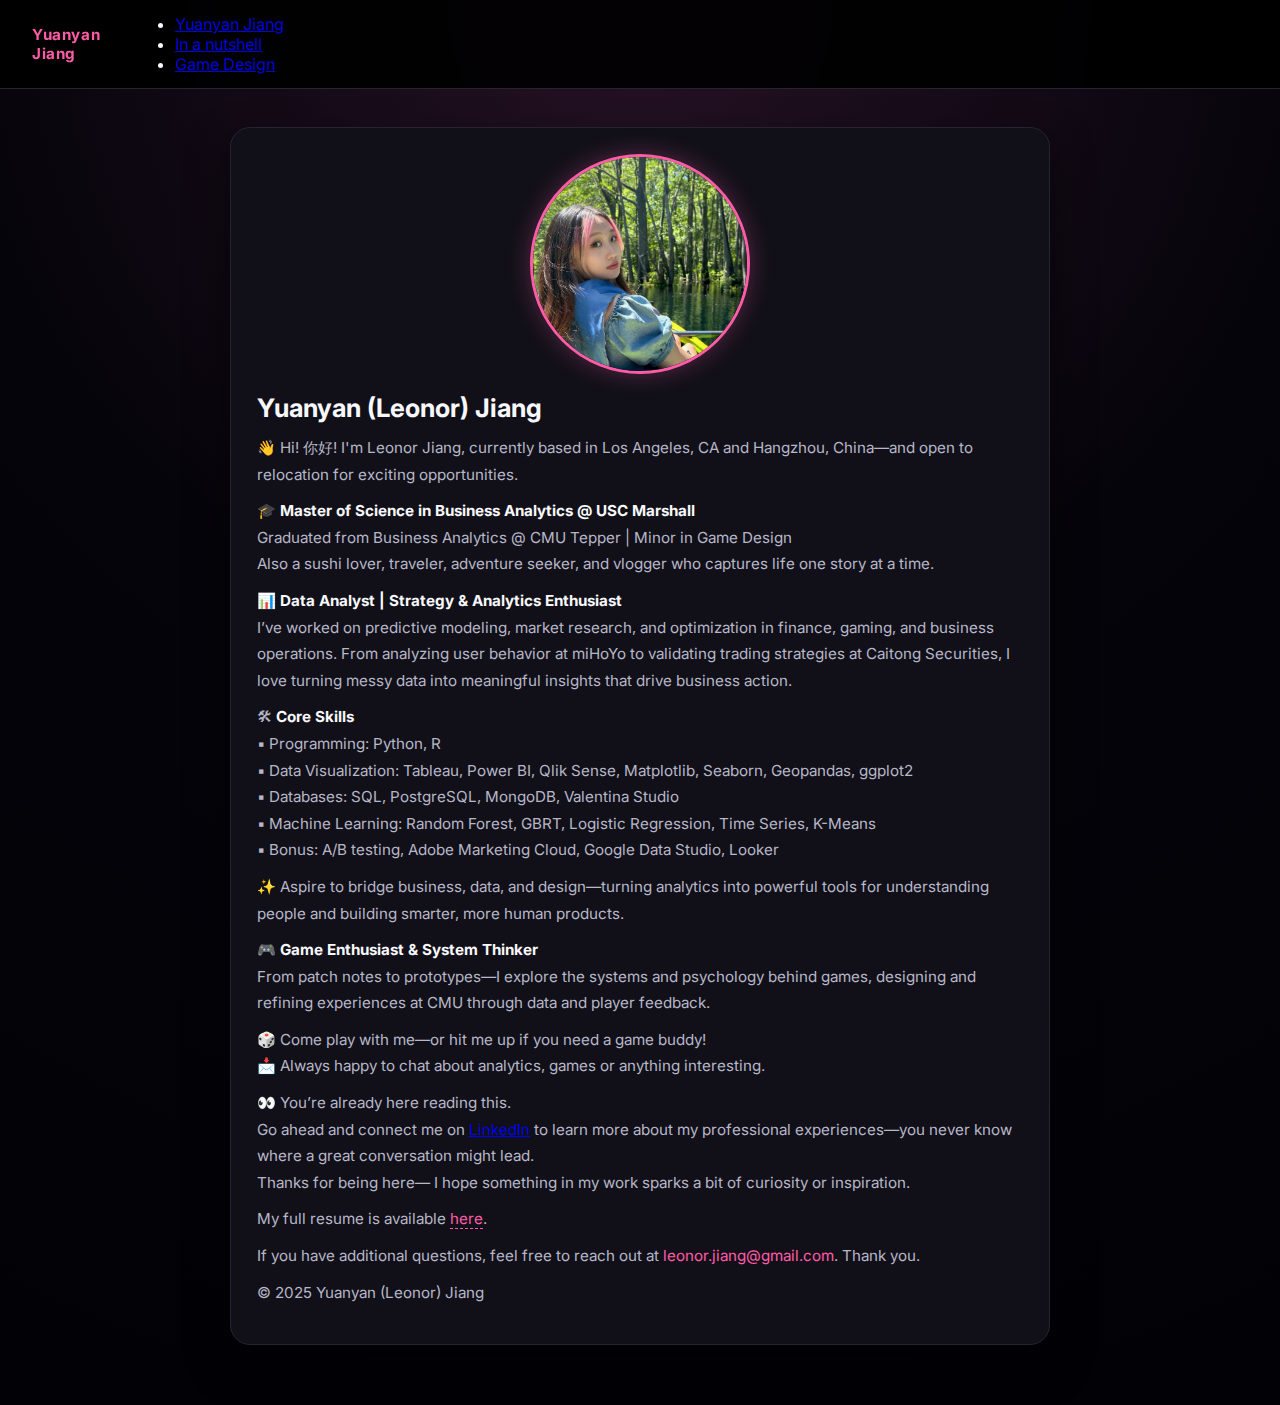
<file: index.html>
<!DOCTYPE html>
<html lang="en">
<head>
  <meta charset="UTF-8" />
  <title>Yuanyan (Leonor) Jiang – Home</title>
  <meta name="viewport" content="width=device-width, initial-scale=1" />
  <link rel="stylesheet" href="style.css" />
  <link rel="preconnect" href="https://fonts.googleapis.com" />
  <link rel="preconnect" href="https://fonts.gstatic.com" crossorigin />
  <link
    href="https://fonts.googleapis.com/css2?family=Inter:wght@300;400;600;700&display=swap"
    rel="stylesheet"
  />
</head>
<body>
  <!-- 顶部导航 -->
  <header class="topbar">
    <div class="brand">Yuanyan Jiang</div>
    <nav class="menu">
      <ul>
        <li><a href="index.html" class="active">Yuanyan Jiang</a></li>
        <li><a href="nutshell.html">In a nutshell</a></li>
        <li><a href="gamedesign.html">Game Design</a></li>
      </ul>
    </nav>
  </header>

  <!-- 主体 -->
  <main class="wrapper">
    <section class="card">

      <!-- 头像 -->
      <div class="hero-photo">
        <!-- 如果文件名是 “personal profile.png”，GitHub 实际路径是 personal%20profile.png -->
        <img src="personal%20profile.png"
             alt="Profile photo of Yuanyan (Leonor) Jiang"
             class="profile-img" />
      </div>

      <!-- 文本内容 -->
      <div class="intro-text">
        <h1>Yuanyan (Leonor) Jiang</h1>

        <p>👋 Hi! 你好! I'm Leonor Jiang, currently based in Los Angeles, CA and Hangzhou, China—and open to relocation for exciting opportunities.</p>

        <p>🎓 <strong>Master of Science in Business Analytics @ USC Marshall</strong><br>
        Graduated from Business Analytics @ CMU Tepper | Minor in Game Design<br>
        Also a sushi lover, traveler, adventure seeker, and vlogger who captures life one story at a time.</p>

        <p>📊 <strong>Data Analyst | Strategy &amp; Analytics Enthusiast</strong><br>
        I’ve worked on predictive modeling, market research, and optimization in finance, gaming, and business operations. From analyzing user behavior at miHoYo to validating trading strategies at Caitong Securities, I love turning messy data into meaningful insights that drive business action.</p>

        <p>🛠 <strong>Core Skills</strong><br>
        ▪ Programming: Python, R<br>
        ▪ Data Visualization: Tableau, Power BI, Qlik Sense, Matplotlib, Seaborn, Geopandas, ggplot2<br>
        ▪ Databases: SQL, PostgreSQL, MongoDB, Valentina Studio<br>
        ▪ Machine Learning: Random Forest, GBRT, Logistic Regression, Time Series, K-Means<br>
        ▪ Bonus: A/B testing, Adobe Marketing Cloud, Google Data Studio, Looker</p>

        <p>✨ Aspire to bridge business, data, and design—turning analytics into powerful tools for understanding people and building smarter, more human products.</p>

        <p>🎮 <strong>Game Enthusiast &amp; System Thinker</strong><br>
        From patch notes to prototypes—I explore the systems and psychology behind games, designing and refining experiences at CMU through data and player feedback.</p>

        <p>🎲 Come play with me—or hit me up if you need a game buddy!<br>
        📩 Always happy to chat about analytics, games or anything interesting.</p>

        <p>
          👀 You’re already here reading this.<br>
          Go ahead and connect me on
          <a href="https://www.linkedin.com/in/leonorjiang" target="_blank">LinkedIn</a>
          to learn more about my professional experiences—you never know where a great conversation might lead.<br>
          Thanks for being here— I hope something in my work sparks a bit of curiosity or inspiration.
        </p>

        <p class="resume-line">
          My full resume is available
          <a href="Yuanyan%20%28Leonor%29%20Jiang%20Final.pdf" target="_blank">here</a>.
        </p>

        <p class="contact">
          If you have additional questions, feel free to reach out at
          <span>leonor.jiang@gmail.com</span>. Thank you.
        </p>

        <p class="copyright">
          © 2025 Yuanyan (Leonor) Jiang
        </p>
      </div>
    </section>
  </main>
</body>
</html>
</file>
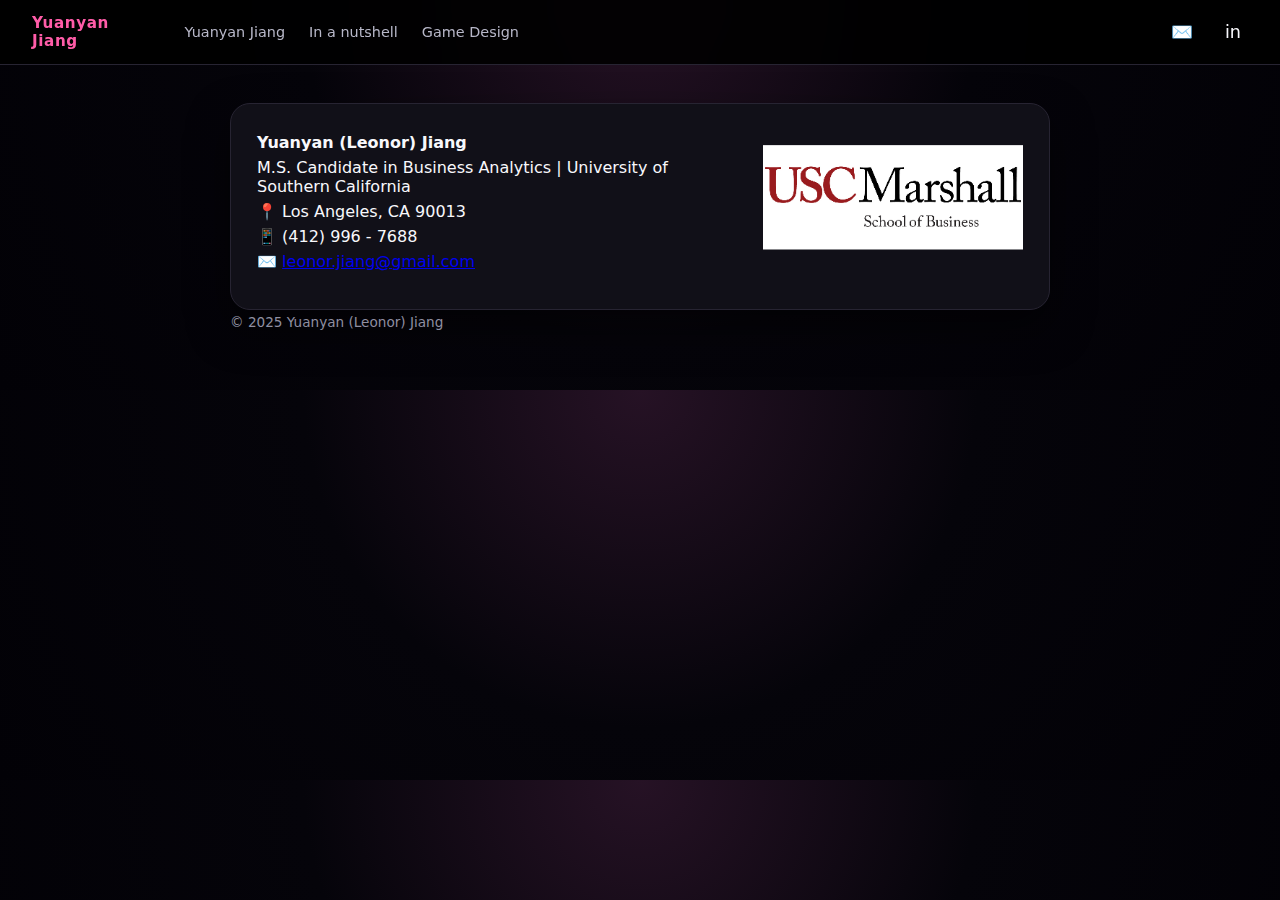
<file: contact.html>
<!DOCTYPE html>
<html lang="en">
<head>
  <meta charset="UTF-8" />
  <title>Contact – Yuanyan (Leonor) Jiang</title>
  <meta name="viewport" content="width=device-width, initial-scale=1" />
  <link rel="stylesheet" href="style.css" />
</head>
<body>
  <!-- 顶部导航 -->
  <header class="topbar">
    <div class="brand">Yuanyan Jiang</div>

    <nav class="menu">
      <ul class="menu-left">
        <li><a href="index.html">Yuanyan Jiang</a></li>
        <li><a href="nutshell.html">In a nutshell</a></li>
        <li><a href="gamedesign.html">Game Design</a></li>
      </ul>

      <ul class="menu-right">
        <li>
          <a href="contact.html" class="icon-link" title="Contact">✉️</a>
        </li>
        <li>
          <!-- 换成你自己的 LinkedIn 链接 -->
          <a href="https://www.linkedin.com/in/你的用户名" target="_blank"
             class="icon-link" title="LinkedIn">in</a>
        </li>
      </ul>
    </nav>
  </header>

  <main class="wrapper">
    <section class="card contact-layout">
      <!-- 左侧文字 -->
      <div class="contact-left">
        <p><strong>Yuanyan (Leonor) Jiang</strong></p>
        <p>M.S. Candidate in Business Analytics | University of Southern California</p>
        <p>📍 Los Angeles, CA 90013</p>
        <p>📱 (412) 996 - 7688</p>
        <p>✉️ <a href="mailto:leonor.jiang@gmail.com">leonor.jiang@gmail.com</a></p>
      </div>

      <!-- 右侧 USC 图 -->
      <div class="contact-right">
        <!-- 你的 logo 文件名：usc marshall.png -->
        <img src="usc%20marshall.png" alt="USC Marshall logo" />
      </div>
    </section>

    <p class="copyright">© 2025 Yuanyan (Leonor) Jiang</p>
  </main>
</body>
</html>
</file>
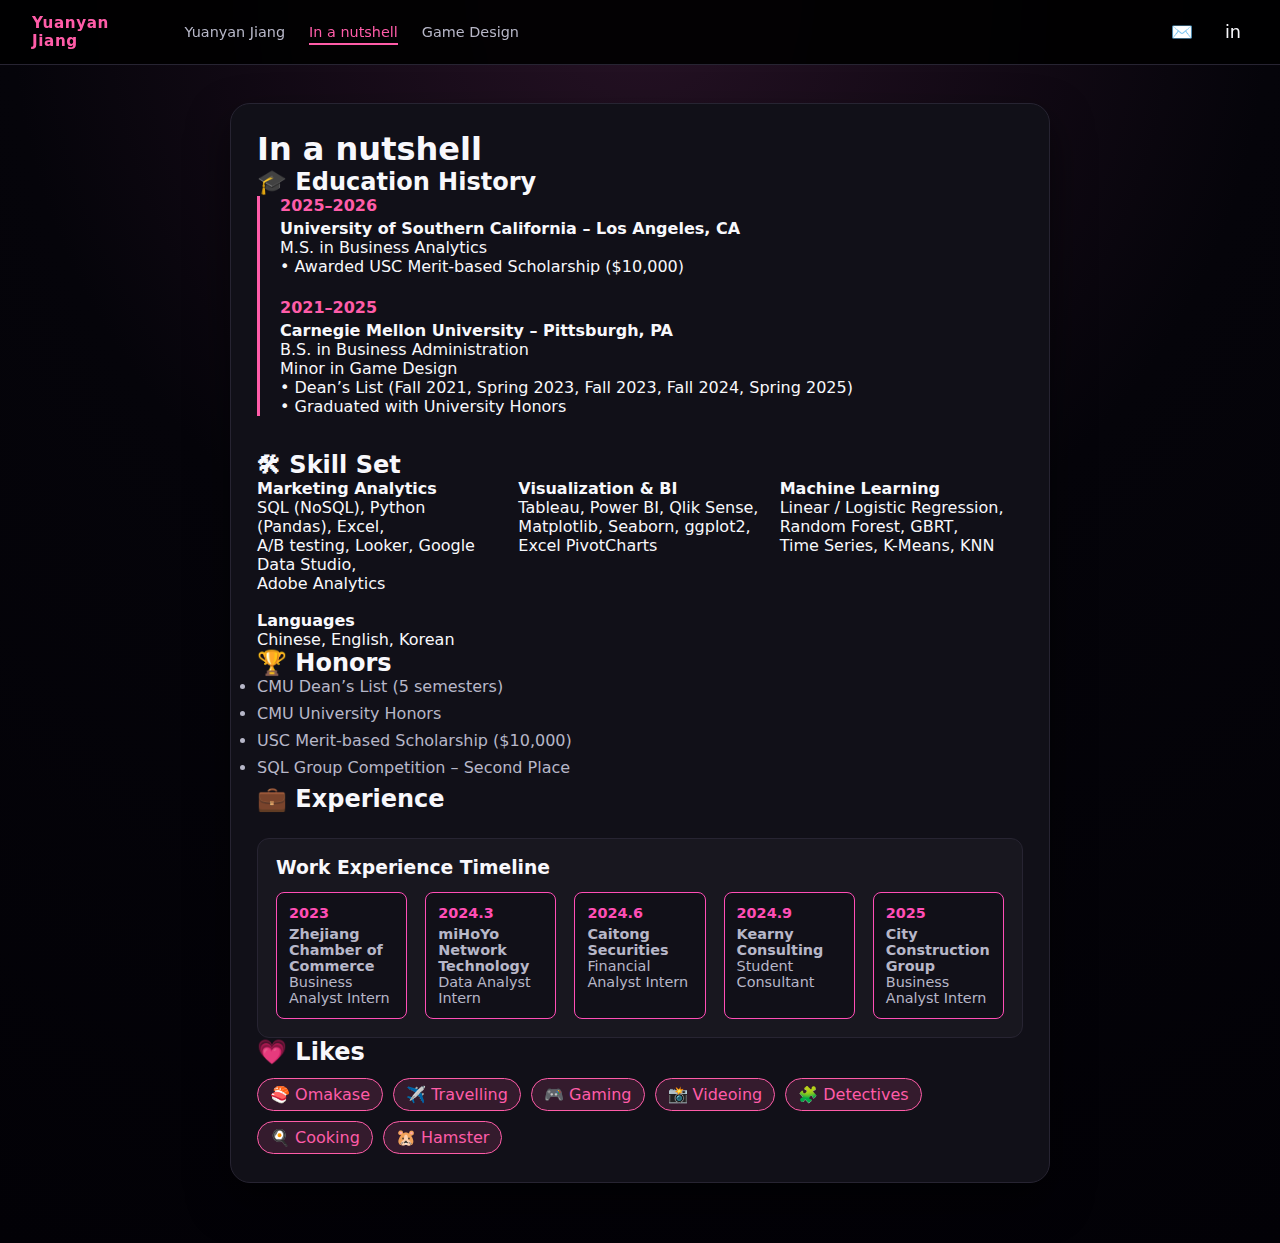
<file: nutshell.html>
<!DOCTYPE html>
<html lang="en">
<head>
  <meta charset="UTF-8" />
  <title>In a nutshell – Yuanyan (Leonor) Jiang</title>
  <meta name="viewport" content="width=device-width, initial-scale=1" />
  <link rel="stylesheet" href="style.css" />
</head>

<body>

  <!-- Top Navigation -->
  <header class="topbar">
    <div class="brand">Yuanyan Jiang</div>

    <nav class="menu">
      <ul class="menu-left">
        <li><a href="index.html">Yuanyan Jiang</a></li>
        <li><a href="nutshell.html" class="active">In a nutshell</a></li>
        <li><a href="gamedesign.html">Game Design</a></li>
      </ul>

      <ul class="menu-right">
        <li><a href="contact.html" class="icon-link">✉️</a></li>
        <li><a href="https://www.linkedin.com/in/你的链接" target="_blank" class="icon-link">in</a></li>
      </ul>
    </nav>
  </header>

  <main class="wrapper">
    <section class="card">

      <h1>In a nutshell</h1>

      <!-- =================== Education =================== -->
      <h2>🎓 Education History</h2>

      <div class="timeline">
        <div class="timeline-item">
          <div class="timeline-year">2025–2026</div>
          <div class="timeline-content">
            <strong>University of Southern California – Los Angeles, CA</strong><br>
            M.S. in Business Analytics<br>
            • Awarded USC Merit-based Scholarship ($10,000)
          </div>
        </div>

        <div class="timeline-item">
          <div class="timeline-year">2021–2025</div>
          <div class="timeline-content">
            <strong>Carnegie Mellon University – Pittsburgh, PA</strong><br>
            B.S. in Business Administration<br>
            Minor in Game Design<br>
            • Dean’s List (Fall 2021, Spring 2023, Fall 2023, Fall 2024, Spring 2025)<br>
            • Graduated with University Honors
          </div>
        </div>
      </div>


      <!-- =================== Skill Set =================== -->
      <h2>🛠 Skill Set</h2>

      <div class="skills-grid">
        <div>
          <strong>Marketing Analytics</strong><br>
          SQL (NoSQL), Python (Pandas), Excel,<br>
          A/B testing, Looker, Google Data Studio,<br>
          Adobe Analytics
        </div>

        <div>
          <strong>Visualization & BI</strong><br>
          Tableau, Power BI, Qlik Sense,<br>
          Matplotlib, Seaborn, ggplot2,<br>
          Excel PivotCharts
        </div>

        <div>
          <strong>Machine Learning</strong><br>
          Linear / Logistic Regression,<br>
          Random Forest, GBRT,<br>
          Time Series, K-Means, KNN
        </div>

        <div>
          <strong>Languages</strong><br>
          Chinese, English, Korean
        </div>
      </div>


      <!-- =================== Honors =================== -->
      <h2>🏆 Honors</h2>

      <ul class="honors">
        <li>CMU Dean’s List (5 semesters)</li>
        <li>CMU University Honors</li>
        <li>USC Merit-based Scholarship ($10,000)</li>
        <li>SQL Group Competition – Second Place</li>
      </ul>


      <!-- =================== Experience =================== -->
      <h2>💼 Experience</h2>

      <div class="experience-box">

        <h3>Work Experience Timeline</h3>

        <div class="exp-grid">

          <div class="exp-item">
            <div class="exp-year">2023</div>
            <strong>Zhejiang Chamber of Commerce</strong><br>
            Business Analyst Intern
          </div>

          <div class="exp-item">
            <div class="exp-year">2024.3</div>
            <strong>miHoYo Network Technology</strong><br>
            Data Analyst Intern
          </div>

          <div class="exp-item">
            <div class="exp-year">2024.6</div>
            <strong>Caitong Securities</strong><br>
            Financial Analyst Intern
          </div>

          <div class="exp-item">
            <div class="exp-year">2024.9</div>
            <strong>Kearny Consulting</strong><br>
            Student Consultant
          </div>

          <div class="exp-item">
            <div class="exp-year">2025</div>
            <strong>City Construction Group</strong><br>
            Business Analyst Intern
          </div>
        </div>

      </div>


      <!-- =================== Likes =================== -->
      <h2>💗 Likes</h2>

      <div class="likes">
        <span>🍣 Omakase</span>
        <span>✈️ Travelling</span>
        <span>🎮 Gaming</span>
        <span>📸 Videoing</span>
        <span>🧩 Detectives</span>
        <span>🍳 Cooking</span>
        <span>🐹 Hamster</span>
      </div>

    </section>
  </main>

</body>
</html>
</file>
<file: style.css>
:root {
  --bg: #07060a;
  --bg-panel: #111018;
  --accent: #ff5ca8;
  --accent-soft: rgba(255, 92, 168, 0.15);
  --text: #f8f8fc;
  --text-muted: #b7b7c8;
  --border-subtle: #272432;
}

* {
  margin: 0;
  padding: 0;
  box-sizing: border-box;
}

body {
  font-family: "Inter", system-ui, -apple-system, BlinkMacSystemFont, "Segoe UI",
    sans-serif;
  background: radial-gradient(circle at top, #261225 0, #05040a 45%, #020106 100%);
  color: var(--text);
}

/* ───────── 顶部导航 ───────── */

.topbar {
  display: flex;
  align-items: center;
  padding: 14px 32px;
  background: rgba(0, 0, 0, 0.9);
  border-bottom: 1px solid var(--border-subtle);
  backdrop-filter: blur(14px);
}

/* 左侧名字 */
.brand {
  font-weight: 700;
  letter-spacing: 0.04em;
  color: var(--accent);
  font-size: 0.95rem;
  margin-right: 40px;
}

/* 整体菜单容器 */
.menu {
  display: flex;
  align-items: center;
  width: 100%;
}

/* 左侧 tab：Yuanyan Jiang / In a nutshell / Game Design */
.menu-left {
  list-style: none;
  display: flex;
  align-items: center;
  gap: 24px;
  font-size: 0.9rem;
}

/* 右侧图标：✉️ / in */
.menu-right {
  list-style: none;
  display: flex;
  align-items: center;
  gap: 18px;
  margin-left: auto;
}

/* 左侧 tab 样式 */
.menu-left a {
  color: var(--text-muted);
  text-decoration: none;
  padding-bottom: 3px;
  border-bottom: 2px solid transparent;
  transition: color 0.2s ease, border-color 0.2s ease;
}

.menu-left a:hover,
.menu-left a.active {
  color: var(--accent);
  border-bottom-color: var(--accent);
}

/* 右侧 icon 样式 */
.icon-link {
  color: var(--text);
  text-decoration: none;
  font-size: 1.1rem;
  padding: 4px 6px;
  border-radius: 999px;
  border: 1px solid transparent;
  transition: color 0.2s ease, border-color 0.2s ease, background 0.2s ease;
}

.icon-link:hover {
  color: var(--accent);
  border-color: var(--accent);
  background: var(--accent-soft);
}

/* ───────── 通用布局 ───────── */

.wrapper {
  max-width: 860px;
  margin: 38px auto 60px;
  padding: 0 20px;
}

/* 卡片容器：首页介绍 / contact 共用 */

.card {
  background: var(--bg-panel);
  border-radius: 20px;
  border: 1px solid var(--border-subtle);
  box-shadow: 0 18px 40px rgba(0, 0, 0, 0.55);
  padding: 26px 26px 28px;
}

/* ───────── 首页头像 + 文本 ───────── */

.hero-photo {
  display: flex;
  justify-content: center;
  margin-bottom: 18px;
}

.profile-img {
  width: 220px;
  height: 220px;
  border-radius: 1000px;
  object-fit: cover;
  border: 3px solid var(--accent);
  box-shadow: 0 0 24px rgba(255, 92, 168, 0.3);
}

/* 文本区 */

.intro-text h1 {
  font-size: 1.6rem;
  margin-bottom: 12px;
}

.intro-text p {
  font-size: 0.95rem;
  line-height: 1.75;
  color: var(--text-muted);
  margin-bottom: 10px;
}

.intro-text strong {
  color: var(--text);
}

/* 简历 / 邮箱 / copyright */

.resume-line a {
  color: var(--accent);
  text-decoration: none;
  border-bottom: 1px dashed var(--accent);
}

.resume-line a:hover {
  border-bottom-style: solid;
}

.contact span {
  color: var(--accent);
}

.copyright {
  margin-top: 4px;
  font-size: 0.85rem;
  color: #8f8fa1;
  text-align: left;
}

/* ───────── Contact 页面左右布局 ───────── */

.contact-layout {
  display: flex;
  justify-content: space-between;
  align-items: center;
  gap: 40px;
}

.contact-left p {
  margin-bottom: 6px;
}

.contact-right img {
  max-width: 260px;
  height: auto;
}

/* ───────── 响应式 ───────── */

@media (max-width: 800px) {
  .topbar {
    flex-direction: column;
    align-items: flex-start;
    gap: 6px;
  }

  .menu-left {
    flex-wrap: wrap;
    gap: 16px;
  }

  .menu-right {
    margin-left: 0;
    margin-top: 6px;
  }

  .profile-img {
    width: 180px;
    height: 180px;
  }

  .contact-layout {
    flex-direction: column;
    align-items: flex-start;
  }

  .contact-right {
    align-self: center;
  }
}
/* ===== Timeline ===== */
.timeline { border-left: 3px solid var(--accent); padding-left: 20px; margin-bottom: 35px; }
.timeline-item { margin-bottom: 22px; }
.timeline-year { font-weight: 700; color: var(--accent); margin-bottom: 4px; }

/* ===== Honors ===== */
.honors li { color: var(--text-muted); margin-bottom: 8px; }

/* ===== Experience Box (like reference website) ===== */
.experience-box {
  margin-top: 25px;
  padding: 18px;
  border: 1px solid var(--border-subtle);
  border-radius: 12px;
  background: rgba(255, 255, 255, 0.03);
}

.exp-grid {
  display: grid;
  grid-template-columns: repeat(5, 1fr);
  gap: 12px;
  margin-top: 14px;
}

.exp-item {
  font-size: 0.9rem;
  color: var(--text-muted);
  background: var(--bg-panel);
  padding: 10px;
  border-radius: 10px;
  border: 1px solid var(--border-subtle);
}

.exp-year { font-weight: 700; color: var(--accent); margin-bottom: 3px; }

/* ===== Likes ===== */
.likes { display: flex; flex-wrap: wrap; gap: 10px; margin-top: 12px; }
.likes span {
  padding: 6px 12px;
  background: var(--accent-soft);
  border: 1px solid var(--accent);
  border-radius: 20px;
  color: var(--accent);
}

/* ===========================================================
   BARBIE CYBER BLACK × PINK × PURPLE — 1:1 REPLICA LAYOUT
   =========================================================== */

:root {
  --pink: #ff4eb6;
  --pink-light: #ff85d4;
  --purple: #a46cff;
  --text-light: #f1f1f1;
  --text-grey: #bbbbbb;
  --card-bg: #0a0a0a;
  --border: #ff4eb6;
}

/* Container */
.nutshell-container {
  width: 96%;
  margin: 30px auto;
  color: var(--text-light);
}

/* ============ Section Label Bar ============ */
.section-header {
  display: flex;
  align-items: center;
  background: var(--pink);
  border: 2px solid var(--pink-light);
  padding: 6px 16px;
  width: fit-content;
  border-radius: 6px;
  margin-bottom: 8px;
  font-weight: 700;
  font-size: 1.1rem;
  color: #000;
}

.label-icon {
  margin-right: 8px;
  font-size: 1.3rem;
}

.section-box {
  background: var(--card-bg);
  border: 1px solid var(--pink);
  padding: 18px;
  border-radius: 10px;
  margin-bottom: 40px;
}

/* ============ Education Rows ============ */
.edu-row {
  display: flex;
  margin-bottom: 16px;
}

.edu-year {
  width: 130px;
  font-weight: 700;
  color: var(--pink);
}

.edu-grey {
  color: var(--text-grey);
}

/* ============ Two-Column Section Layout ============ */
.three-col-wrapper {
  display: grid;
  grid-template-columns: 1fr 1fr;
  gap: 35px;
}

.skills-grid {
  display: grid;
  grid-template-columns: repeat(3, 1fr);
  gap: 18px;
}

.honors-list li {
  margin-bottom: 8px;
  color: var(--text-grey);
}

/* ============ EXPERIENCE BLOCK ============ */
.exp-box {
  padding-top: 0;
}

/* Pink/Purple Bar */
.exp-topbar {
  display: grid;
  grid-template-columns: 65% 35%;
  height: 38px;
  border-radius: 6px;
  overflow: hidden;
  margin-bottom: 8px;
}

.exp-left {
  background: var(--pink);
  color: #000;
  display: flex;
  align-items: center;
  padding-left: 12px;
  font-weight: 700;
}

.exp-right {
  background: var(--purple);
  color: #fff;
  display: flex;
  align-items: center;
  padding-left: 12px;
  font-weight: 700;
}

/* Timeline line */
.timeline-line {
  position: relative;
  height: 40px;
  border-bottom: 1px dashed #666;
  margin-bottom: 12px;
}

.tick {
  position: absolute;
  height: 14px;
  border-left: 1px solid #666;
  top: 0;
}

.tick:nth-child(1) { left: 20%; }
.tick:nth-child(2) { left: 40%; }
.tick:nth-child(3) { left: 60%; }
.tick:nth-child(4) { left: 80%; }

/* Experience Cards */
.exp-grid {
  display: grid;
  grid-template-columns: repeat(5, 1fr);
  gap: 18px;
}

.exp-item {
  border: 1px solid var(--pink);
  padding: 12px;
  border-radius: 8px;
}

.exp-year {
  font-weight: 700;
  color: var(--pink);
  margin-bottom: 5px;
}

/* ============ Likes ============ */
.likes-box {
  display: flex;
  flex-wrap: wrap;
  gap: 14px;
}

.likes-box span {
  padding: 6px 12px;
  background: var(--pink);
  border-radius: 16px;
  color: #000;
  font-weight: 600;
}
</file>
